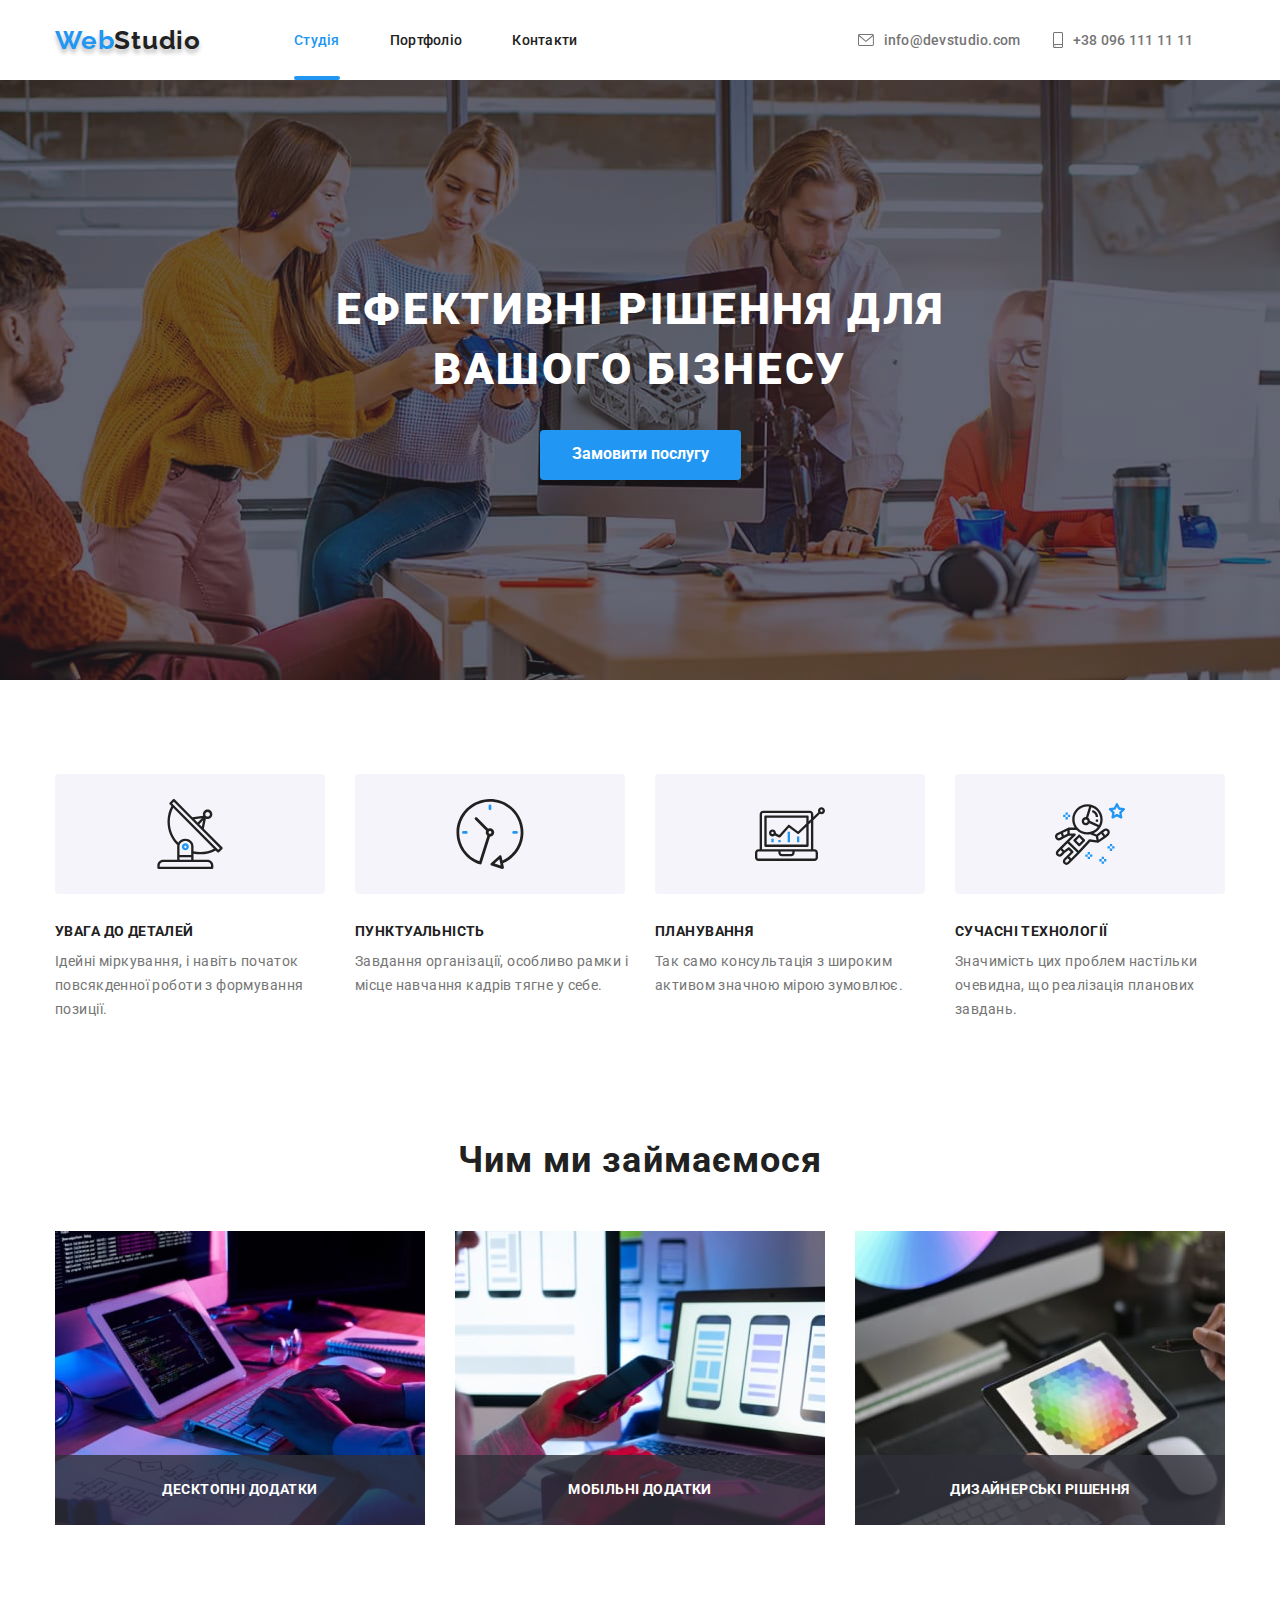
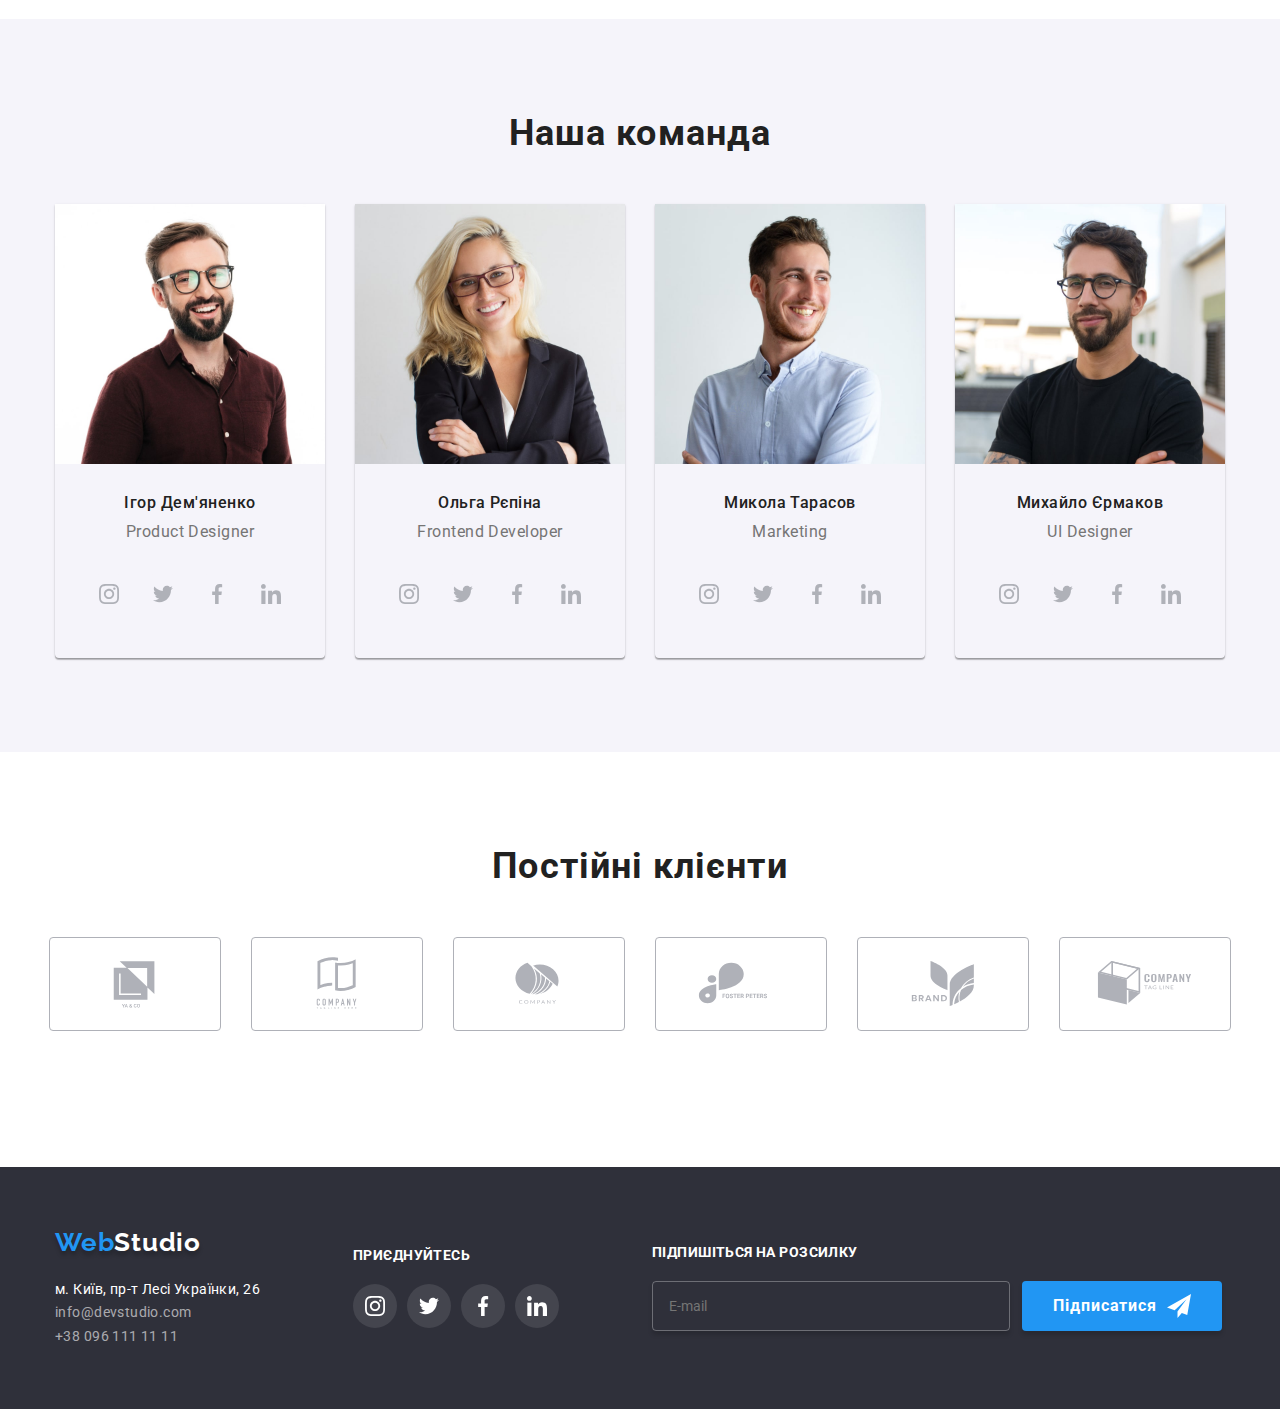
<file: index.html>
<!DOCTYPE html>
<html lang="uk">
  <head>
    <meta charset="UTF-8" />
    <meta http-equiv="X-UA-Compatible" content="IE=edge" />
    <meta name="viewport" content="width=device-width, initial-scale=1.0" />
    <title>Web Studio</title>
    <link
      rel="stylesheet"
      href="https://cdnjs.cloudflare.com/ajax/libs/modern-normalize/1.0.0/modern-normalize.min.css"
    />
    <link rel="preconnect" href="https://fonts.googleapis.com" />
    <link rel="preconnect" href="https://fonts.gstatic.com" crossorigin />
    <link
      href="https://fonts.googleapis.com/css2?family=Montserrat:wght@400;700&family=Raleway:wght@700&family=Roboto:wght@400;500;700;900&display=swap"
      rel="stylesheet"
    />
    <link rel="stylesheet" href="./css/styles.css" />
  </head>
  <body class="body">
    <!--Header-->
    <header class="page-header">
      <div class="header-container container">
        <nav class="header-nav">
          <a href="index.html" class="logo logo-header">
            <span class="logo-web">Web</span>Studio
          </a>
          <ul class="nav-list">
            <li class="nav-item">
              <a href="./index.html" class="nav-link nav-link-active">Студія</a>
            </li>
            <li class="nav-item">
              <a href="./potfolio.html" class="nav-link">Портфоліо</a>
            </li>
            <li class="nav-item"><a href="" class="nav-link">Контакти</a></li>
          </ul>
          <ul class="contacts-list">
            <li class="contacts-item">
              <a href="mailto:info@devstudio.com" class="contacts-link"
                ><svg class="contacts-icon" width="16" height="12">
                  <use href="./images/symbol-defs.svg#icon-mail"></use></svg
                >info@devstudio.com</a
              >
            </li>
            <li>
              <a href="tel:+380961111111" class="contacts-link">
                <svg class="contacts-icon" width="10" height="16">
                  <use href="./images/symbol-defs.svg#icon-smartphone"></use></svg
                >+38 096 111 11 11</a
              >
            </li>
          </ul>
        </nav>
      </div>
    </header>
    <main>
      <!--Hero-->
      <section class="hero">
        <div class="container">
          <h1 class="hero-title">Ефективні рішення для вашого бізнесу</h1>
          <p>
            <button type="button" class="btn-header" data-modal-open>Замовити послугу</button>
          </p>
        </div>
      </section>
      <!--Benefits-->
      <section class="benefits">
        <div class="benefits-container container">
          <h2 class="visually-hidden">Переваги</h2>
          <ul class="benefits-list">
            <li class="benefits-item">
              <div class="benefits-thumb">
                <svg class="benefits-icon" width="70" height="70">
                  <use href="./images/symbol-defs.svg#icon-antenna"></use>
                </svg>
              </div>
              <h3 class="benefits-title">УВАГА ДО ДЕТАЛЕЙ</h3>
              <p class="benefits-text">
                Ідейні міркування, і навіть початок повсякденної роботи з формування позиції.
              </p>
            </li>
          </ul>
          <ul>
            <li class="benefits-item">
              <div class="benefits-thumb">
                <svg class="benefits-icon" width="70" height="70">
                  <use href="./images/symbol-defs.svg#icon-clock"></use>
                </svg>
              </div>
              <h3 class="benefits-title">ПУНКТУАЛЬНІСТЬ</h3>
              <p class="benefits-text">
                Завдання організації, особливо рамки і місце навчання кадрів тягне у себе.
              </p>
            </li>
          </ul>
          <ul>
            <li class="benefits-item">
              <div class="benefits-thumb">
                <svg class="benefits-icon" width="70" height="70">
                  <use href="./images/symbol-defs.svg#icon-diagram"></use>
                </svg>
              </div>
              <h3 class="benefits-title">ПЛАНУВАННЯ</h3>
              <p class="benefits-text">
                Так само консультація з широким активом значною мірою зумовлює.
              </p>
            </li>
          </ul>
          <ul>
            <li class="benefits-item">
              <div class="benefits-thumb">
                <svg class="benefits-icon" width="70" height="70">
                  <use href="./images/symbol-defs.svg#icon-astronaut"></use>
                </svg>
              </div>
              <h3 class="benefits-title">СУЧАСНІ ТЕХНОЛОГІЇ</h3>
              <p class="benefits-text">
                Значимість цих проблем настільки очевидна, що реалізація планових завдань.
              </p>
            </li>
          </ul>
        </div>
      </section>
      <!-- Services -->
      <section class="services">
        <div class="container">
          <h2 class="services-title">Чим ми займаємося</h2>
          <ul class="services-list">
            <li class="services-item">
              <img
                class="services-img"
                src="./images/note.jpg"
                alt="програмування"
                width="294"
                height="370"
              />
              <p class="services-text">Десктопні додатки</p>
            </li>
            <li class="services-item">
              <img
                class="services-img"
                src="./images/phone.jpg"
                alt="розробка"
                width="294"
                height="370"
              />
              <p class="services-text">Мобільні додатки</p>
            </li>
            <li class="services-item">
              <img
                class="services-img"
                src="./images/ipad.jpg"
                alt="дизайн"
                width="294"
                height="370"
              />
              <p class="services-text">Дизайнерські рішення</p>
            </li>
          </ul>
        </div>
      </section>
      <!-- Team -->
      <section class="team">
        <div class="team-container container">
          <h2 class="team-title">Наша команда</h2>
          <ul class="team-list">
            <li class="team-item">
              <img
                class="team-img"
                src="./images/igor.jpg"
                alt="Ігор Дем'яненко"
                width="270"
                height="260"
              />
              <h3 class="team-item-title">Ігор Дем'яненко</h3>
              <p class="team-text" lang="en">Product Designer</p>
              <ul class="soc-list">
                <li class="soc-item">
                  <a class="soc-link" href="">
                    <svg class="soc-icon" width="20" height="20">
                      <use href="./images/symbol-defs.svg#icon-instagram"></use>
                    </svg>
                  </a>
                </li>
                <li class="soc-item">
                  <a class="soc-link" href="">
                    <svg class="soc-icon" width="20" height="20">
                      <use href="./images/symbol-defs.svg#icon-twitter"></use>
                    </svg>
                  </a>
                </li>
                <li class="soc-item">
                  <a class="soc-link" href="">
                    <svg class="soc-icon" width="20" height="20">
                      <use href="./images/symbol-defs.svg#icon-facebook"></use>
                    </svg>
                  </a>
                </li>
                <li class="soc-item">
                  <a class="soc-link" href="">
                    <svg class="soc-icon" width="20" height="20">
                      <use href="./images/symbol-defs.svg#icon-linkedin"></use>
                    </svg>
                  </a>
                </li>
              </ul>
            </li>
            <li class="team-item">
              <img
                class="team-img"
                src="./images/olga.jpg"
                alt="Ольга Рєпіна"
                width="270"
                height="260"
              />
              <h3 class="team-item-title">Ольга Рєпіна</h3>
              <p class="team-text" lang="en">Frontend Developer</p>
              <ul class="soc-list">
                <li class="soc-item">
                  <a class="soc-link" href="">
                    <svg class="soc-icon" width="20" height="20">
                      <use href="./images/symbol-defs.svg#icon-instagram"></use>
                    </svg>
                  </a>
                </li>
                <li class="soc-item">
                  <a class="soc-link" href="">
                    <svg class="soc-icon" width="20" height="20">
                      <use href="./images/symbol-defs.svg#icon-twitter"></use>
                    </svg>
                  </a>
                </li>
                <li class="soc-item">
                  <a class="soc-link" href="">
                    <svg class="soc-icon" width="20" height="20">
                      <use href="./images/symbol-defs.svg#icon-facebook"></use>
                    </svg>
                  </a>
                </li>
                <li class="soc-item">
                  <a class="soc-link" href="">
                    <svg class="soc-icon" width="20" height="20">
                      <use href="./images/symbol-defs.svg#icon-linkedin"></use>
                    </svg>
                  </a>
                </li>
              </ul>
            </li>
            <li class="team-item">
              <img
                class="team-img"
                src="./images/mykola.jpg"
                alt="Микола Тарасов"
                width="270"
                height="260"
              />
              <h3 class="team-item-title">Микола Тарасов</h3>
              <p class="team-text" lang="en">Marketing</p>
              <ul class="soc-list">
                <li class="soc-item">
                  <a class="soc-link" href="">
                    <svg class="soc-icon" width="20" height="20">
                      <use href="./images/symbol-defs.svg#icon-instagram"></use>
                    </svg>
                  </a>
                </li>
                <li class="soc-item">
                  <a class="soc-link" href="">
                    <svg class="soc-icon" width="20" height="20">
                      <use href="./images/symbol-defs.svg#icon-twitter"></use>
                    </svg>
                  </a>
                </li>
                <li class="soc-item">
                  <a class="soc-link" href="">
                    <svg class="soc-icon" width="20" height="20">
                      <use href="./images/symbol-defs.svg#icon-facebook"></use>
                    </svg>
                  </a>
                </li>
                <li class="soc-item">
                  <a class="soc-link" href="">
                    <svg class="soc-icon" width="20" height="20">
                      <use href="./images/symbol-defs.svg#icon-linkedin"></use>
                    </svg>
                  </a>
                </li>
              </ul>
            </li>
            <li class="team-item">
              <img
                class="team-img"
                src="./images/mykhaylo.jpg"
                alt="Михайло Єрмаков"
                width="270"
                height="260"
              />
              <h3 class="team-item-title">Михайло Єрмаков</h3>
              <p class="team-text" lang="en">UI Designer</p>
              <ul class="soc-list">
                <li class="soc-item">
                  <a class="soc-link" href="">
                    <svg class="soc-icon" width="20" height="20">
                      <use href="./images/symbol-defs.svg#icon-instagram"></use>
                    </svg>
                  </a>
                </li>
                <li class="soc-item">
                  <a class="soc-link" href="">
                    <svg class="soc-icon" width="20" height="20">
                      <use href="./images/symbol-defs.svg#icon-twitter"></use>
                    </svg>
                  </a>
                </li>
                <li class="soc-item">
                  <a class="soc-link" href="">
                    <svg class="soc-icon" width="20" height="20">
                      <use href="./images/symbol-defs.svg#icon-facebook"></use>
                    </svg>
                  </a>
                </li>
                <li class="soc-item">
                  <a class="soc-link" href="">
                    <svg class="soc-icon" width="20" height="20">
                      <use href="./images/symbol-defs.svg#icon-linkedin"></use>
                    </svg>
                  </a>
                </li>
              </ul>
            </li>
          </ul>
        </div>
      </section>
      <!-- Clients -->
      <section class="clients">
        <div>
          <h1 class="clients-title">Постійні клієнти</h1>
          <ul class="clients-list">
            <li class="clients-item">
              <a class="clients-link" href="">
                <svg class="clients-icon" width="106" height="60">
                  <use href="./images/symbol-defs.svg#icon-ya-co"></use>
                </svg>
              </a>
            </li>
            <li class="clients-item">
              <a class="clients-link" href="">
                <svg class="clients-icon" width="106" height="60">
                  <use href="./images/symbol-defs.svg#icon-tag-line-here"></use>
                </svg>
              </a>
            </li>
            <li class="clients-item">
              <a class="clients-link" href="">
                <svg class="clients-icon" width="106" height="60">
                  <use href="./images/symbol-defs.svg#icon-company-2"></use>
                </svg>
              </a>
            </li>
            <li class="clients-item">
              <a class="clients-link" href="">
                <svg class="clients-icon" width="106" height="60">
                  <use href="./images/symbol-defs.svg#icon-foster-peters"></use>
                </svg>
              </a>
            </li>
            <li class="clients-item">
              <a class="clients-link" href="">
                <svg class="clients-icon" width="106" height="60">
                  <use href="./images/symbol-defs.svg#icon-brand"></use>
                </svg>
              </a>
            </li>
            <li class="clients-item">
              <a class="clients-link" href="">
                <svg class="clients-icon" width="106" height="60">
                  <use href="./images/symbol-defs.svg#icon-tag-line-2"></use>
                </svg>
              </a>
            </li>
          </ul>
        </div>
      </section>
    </main>
    <footer class="footer">
      <div class="footer-container container">
        <div class="footer-contacts">
          <a href="/index.html" class="logo logo-white"><span class="logo-web">Web</span>Studio</a>
          <ul class="address-list">
            <address>
              <li class="address-item">
                <a
                  class="address-link"
                  href="https://goo.gl/maps/9kzKoi3D4WwFBMDS8"
                  target="_blank"
                  rel="noopener noreferrer"
                >
                  м. Київ, пр-т Лесі Українки, 26</a
                >
              </li>
              <li class="address-item">
                <p>
                  <a class="address-contacts-link" href="mailto:info@devstudio.com"
                    >info@devstudio.com</a
                  >
                </p>
              </li>
              <li class="address-item">
                <p>
                  <a class="address-contacts-link" href="tel:+380961111111">+38 096 111 11 11</a>
                </p>
              </li>
            </address>
          </ul>
        </div>
        <div class="footer-soc">
          <h2 class="footer-soc-title">Приєднуйтесь</h2>
          <ul class="footer-soc-list">
            <li class="footer-soc-item">
              <a class="footer-soc-link" href="">
                <svg class="footer-soc-icon" width="20" height="20">
                  <use href="./images/symbol-defs.svg#icon-instagram"></use>
                </svg>
              </a>
            </li>
            <li class="footer-soc-item">
              <a class="footer-soc-link" href="">
                <svg class="footer-soc-icon" width="20" height="20">
                  <use href="./images/symbol-defs.svg#icon-twitter"></use>
                </svg>
              </a>
            </li>
            <li class="footer-soc-item">
              <a class="footer-soc-link" href="">
                <svg class="footer-soc-icon" width="20" height="20">
                  <use href="./images/symbol-defs.svg#icon-facebook"></use>
                </svg>
              </a>
            </li>
            <li class="footer-soc-item">
              <a class="footer-soc-link" href="">
                <svg class="footer-soc-icon" width="20" height="20">
                  <use href="./images/symbol-defs.svg#icon-linkedin"></use>
                </svg>
              </a>
            </li>
          </ul>
        </div>
        <div class="follow">
          <strong class="follow-strong">Підпишіться на розсилку</strong>
          <form class="follow-form">
            <input
              type="email"
              class="follow-input"
              name="user-mail"
              id="user-mail"
              placeholder="E-mail"
            />
            <button class="follow-button" type="submit">
              Підписатися
              <svg class="icon-send" width="24" height="24">
                <use href="./images/symbol-defs.svg#icon-send"></use>
              </svg>
            </button>
          </form>
        </div>
      </div>
    </footer>
    <div class="backdrop is-hidden" data-modal>
      <div class="modal">
        <button type="button" class="modal-btn" data-modal-close>
          <svg class="modal-close-icon" width="18" height="18">
            <use href="./images/symbol-defs.svg#icon-close"></use>
          </svg>
        </button>
        <p class="modal-title">Залиште свої дані, ми вам передзвонимо</p>
        <form>
          <div class="modal-field">
            <label class="modal-label" for="user-name">Ім'я</label>
            <div class="input-wrap">
              <input type="text" class="modal-input" name="user-name" id="user-name" required />
              <svg class="modal-input-icon" width="18" height="18">
                <use href="./images/symbol-defs.svg#icon-name"></use>
              </svg>
            </div>
          </div>
          <div class="modal-field">
            <label class="modal-label" for="user-tel">Телефон</label>
            <div class="input-wrap">
              <input type="tel" class="modal-input" name="user-tel" id="user-tel" />
              <svg class="modal-input-icon" width="18" height="18">
                <use href="./images/symbol-defs.svg#icon-black-phone"></use>
              </svg>
            </div>
          </div>
          <div class="modal-field">
            <label class="modal-label" for="user-email">Пошта</label>
            <div class="input-wrap">
              <input type="email" class="modal-input" name="user-email" id="user-email" />
              <svg class="modal-input-icon" width="18" height="18">
                <use href="./images/symbol-defs.svg#icon-black-mail"></use>
              </svg>
            </div>
          </div>
          <div class="modal-field">
            <label class="modal-label" for="user-text">Коментар</label>
            <textarea
              name="user-text"
              id="user-text"
              class="modal-comment"
              placeholder="Введіть текст"
            ></textarea>
          </div>
          <div class="modal-field">
            <input
              type="checkbox"
              class="input-check visually-hidden"
              name="privacy"
              value="true"
              id="privacy"
            />
            <label for="privacy" class="check-text">
              <span>
                <svg class="check-icon" width="16" height="15">
                  <use href="./images/symbol-defs.svg#icon-check"></use>
                </svg>
              </span>
              Погоджуюся з розсилкою та приймаю &nbsp;
              <a class="check-link" href="#">Умови договору</a>
            </label>
          </div>
          <button class="form-button" type="submit">Відправити</button>
        </form>
      </div>
    </div>
    <script src="./js/modal.js"></script>
  </body>
</html>
</file>
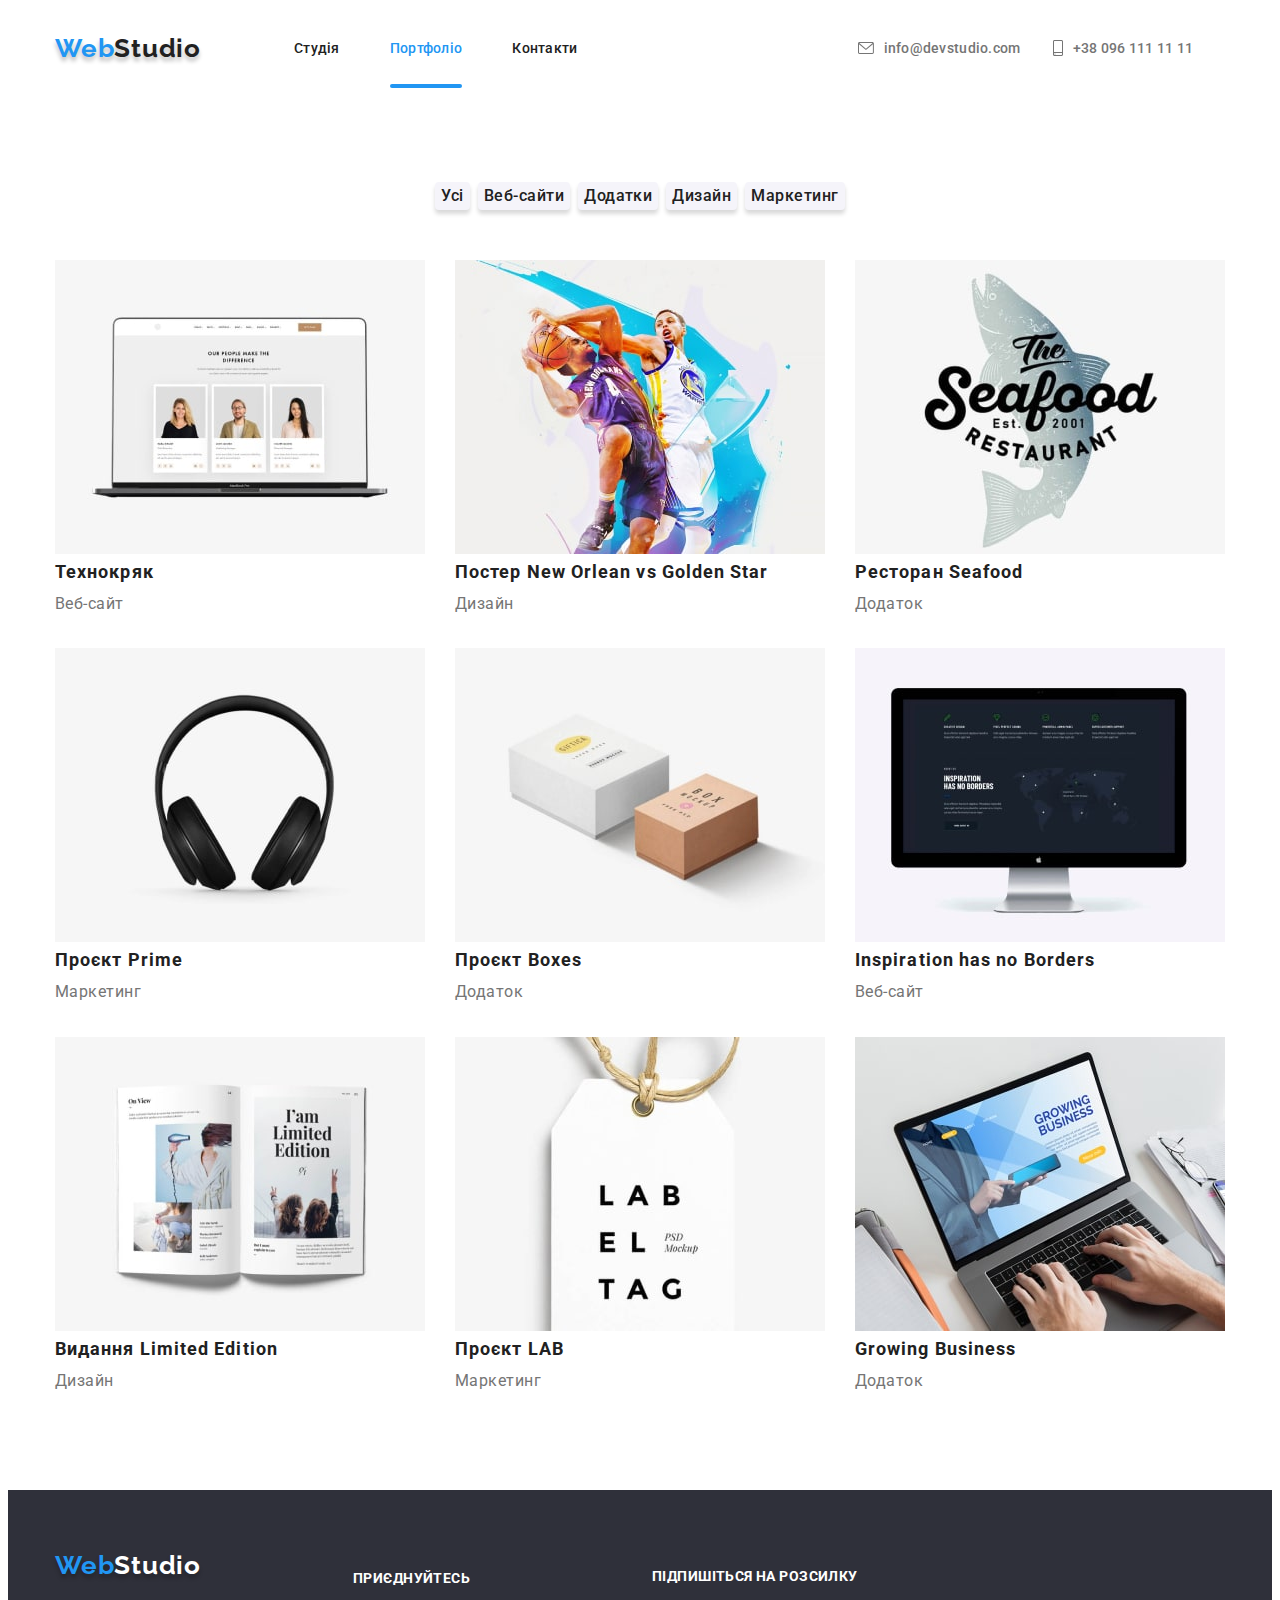
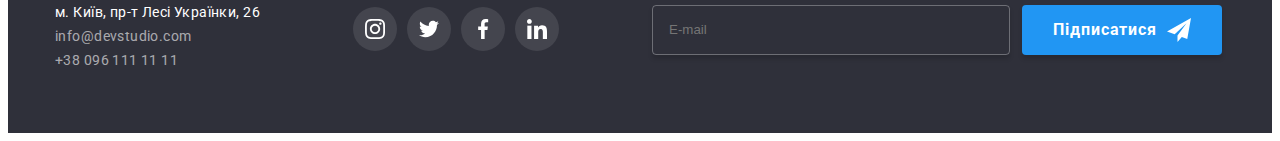
<file: potfolio.html>
<!DOCTYPE html>
<html lang="uk">
  <head>
    <meta charset="UTF-8" />
    <meta http-equiv="X-UA-Compatible" content="IE=edge" />
    <meta name="viewport" content="width=device-width, initial-scale=1.0" />
    <title>Portfolio</title>
    <link rel="preconnect" href="https://fonts.googleapis.com" />
    <link rel="preconnect" href="https://fonts.gstatic.com" crossorigin />
    <link
      href="https://fonts.googleapis.com/css2?family=Montserrat:wght@400;700&family=Raleway:wght@700&family=Roboto:wght@400;500;700;900&display=swap"
      rel="stylesheet"
    />
    <link rel="stylesheet" href="./css/styles.css" />
  </head>
  <body class="body">
    <header class="page-header">
      <div class="header-container container">
        <nav class="header-nav">
          <a href="index.html" class="logo logo-header">
            <span class="logo-web">Web</span>Studio
          </a>
          <ul class="nav-list">
            <li class="nav-item"><a href="./index.html" class="nav-link">Студія</a></li>
            <li class="nav-item">
              <a href="./potfolio.html" class="nav-link nav-link-active">Портфоліо</a>
            </li>
            <li class="nav-item"><a href="" class="nav-link">Контакти</a></li>
          </ul>
          <ul class="contacts-list">
            <li class="contacts-item">
              <a href="mailto:info@devstudio.com" class="contacts-link"
                ><svg class="contacts-icon" width="16" height="12">
                  <use href="./images/symbol-defs.svg#icon-mail"></use></svg
                >info@devstudio.com</a
              >
            </li>
            <li>
              <a href="tel:+380961111111" class="contacts-link">
                <svg class="contacts-icon" width="10" height="16">
                  <use href="./images/symbol-defs.svg#icon-smartphone"></use></svg
                >+38 096 111 11 11</a
              >
            </li>
          </ul>
        </nav>
      </div>
    </header>
    <main>
      <section>
        <div class="container">
          <h1 class="visually-hidden">Наші проекти</h1>
          <ul class="btn-list">
            <li>
              <button type="button" class="btn-second">Усі</button>
            </li>
            <li>
              <button type="button" class="btn-second">Веб-сайти</button>
            </li>
            <li>
              <button type="button" class="btn-second">Додатки</button>
            </li>
            <li>
              <button type="button" class="btn-second">Дизайн</button>
            </li>
            <li>
              <button type="button" class="btn-second">Маркетинг</button>
            </li>
          </ul>
          <ul class="project-list">
            <li class="projects-item">
              <div class="projects-item-wrap">
                <img src="./images/techno.jpg" alt="проект 1" width="370" height="294" />
                <div class="projects-item-overlay">
                  <p>
                    Ресурс пропонує комплексні пропозиції з різним рівнем функціоналу та сервісів.
                    Все це дозволить відвідувачу отримати вичерпні відомості про компанію чи
                    приватну особу.
                  </p>
                </div>
              </div>
              <h2 class="project-title">Технокряк</h2>
              <p class="project-text">Веб-сайт</p>
            </li>
            <li class="projects-item">
              <div class="projects-item-wrap">
                <img src="./images/new-orlean.jpg" alt="постер" width="370" height="294" />
                <div class="projects-item-overlay">
                  <p>
                    Ресурс пропонує комплексні пропозиції з різним рівнем функціоналу та сервісів.
                    Все це дозволить відвідувачу отримати вичерпні відомості про компанію чи
                    приватну особу.
                  </p>
                </div>
              </div>
              <h2 class="project-title">
                Постер New <span lang="en"></span> Orlean vs Golden Star
              </h2>
              <p class="project-text">Дизайн</p>
            </li>
            <li class="projects-item">
              <div class="projects-item-wrap">
                <img src="./images/seafood.jpg" alt="лого ресторану" width="370" height="294" />
                <div class="projects-item-overlay">
                  <p>
                    Ресурс пропонує комплексні пропозиції з різним рівнем функціоналу та сервісів.
                    Все це дозволить відвідувачу отримати вичерпні відомості про компанію чи
                    приватну особу.
                  </p>
                </div>
              </div>
              <h2 class="project-title">Ресторан <span lang="en"></span> Seafood</h2>
              <p class="project-text">Додаток</p>
            </li>
            <li class="projects-item">
              <div class="projects-item-wrap">
                <img src="./images/prime.jpg" alt="фото навушників" width="370" height="294" />
                <div class="projects-item-overlay">
                  <p>
                    Ресурс пропонує комплексні пропозиції з різним рівнем функціоналу та сервісів.
                    Все це дозволить відвідувачу отримати вичерпні відомості про компанію чи
                    приватну особу.
                  </p>
                </div>
              </div>
              <h2 class="project-title">Проєкт <span lang="en"></span> Prime</h2>
              <p class="project-text">Маркетинг</p>
            </li>
            <li class="projects-item">
              <div class="projects-item-wrap">
                <img src="./images/box.jpg" alt="коробки" width="370" height="294" />
                <div class="projects-item-overlay">
                  <p>
                    Ресурс пропонує комплексні пропозиції з різним рівнем функціоналу та сервісів.
                    Все це дозволить відвідувачу отримати вичерпні відомості про компанію чи
                    приватну особу.
                  </p>
                </div>
              </div>
              <h2 class="project-title">Проєкт <span lang="en"></span> Boxes</h2>
              <p class="project-text">Додаток</p>
            </li>
            <li class="projects-item">
              <div class="projects-item-wrap">
                <img src="./images/pk.jpg" alt="комп'ютер" width="370" height="294" />
                <div class="projects-item-overlay">
                  <p>
                    Ресурс пропонує комплексні пропозиції з різним рівнем функціоналу та сервісів.
                    Все це дозволить відвідувачу отримати вичерпні відомості про компанію чи
                    приватну особу.
                  </p>
                </div>
              </div>
              <h2 class="project-title" lang="en">Inspiration has no Borders</h2>
              <p class="project-text">Веб-сайт</p>
            </li>
            <li class="projects-item">
              <div class="projects-item-wrap">
                <img src="./images/limited-edition.jpg" alt="журнал" width="370" height="294" />
                <div class="projects-item-overlay">
                  <p>
                    Ресурс пропонує комплексні пропозиції з різним рівнем функціоналу та сервісів.
                    Все це дозволить відвідувачу отримати вичерпні відомості про компанію чи
                    приватну особу.
                  </p>
                </div>
              </div>
              <h2 class="project-title">Видання <span lang="en"></span> Limited Edition</h2>
              <p class="project-text">Дизайн</p>
            </li>
            <li class="projects-item">
              <div class="projects-item-wrap">
                <img src="./images/lab.jpg" alt="бірка" width="370" height="294" />
                <div class="projects-item-overlay">
                  <p>
                    Ресурс пропонує комплексні пропозиції з різним рівнем функціоналу та сервісів.
                    Все це дозволить відвідувачу отримати вичерпні відомості про компанію чи
                    приватну особу.
                  </p>
                </div>
              </div>
              <h2 class="project-title">Проєкт <span lang="en"></span> LAB</h2>
              <p class="project-text">Маркетинг</p>
            </li>
            <li class="projects-item">
              <div class="projects-item-wrap">
                <img src="./images/note-2.jpg" alt="ноутбук" width="370" height="294" />
                <div class="projects-item-overlay">
                  <p>
                    Ресурс пропонує комплексні пропозиції з різним рівнем функціоналу та сервісів.
                    Все це дозволить відвідувачу отримати вичерпні відомості про компанію чи
                    приватну особу.
                  </p>
                </div>
              </div>
              <h2 class="project-title" lang="en">Growing Business</h2>
              <p class="project-text">Додаток</p>
            </li>
          </ul>
        </div>
      </section>
    </main>
    <footer class="footer">
      <div class="footer-container container">
        <div class="footer-contacts">
          <a href="/index.html" class="logo logo-white"><span class="logo-web">Web</span>Studio</a>
          <ul class="address-list">
            <address>
              <li class="address-item">
                <a
                  class="address-link"
                  href="https://goo.gl/maps/9kzKoi3D4WwFBMDS8"
                  target="_blank"
                  rel="noopener noreferrer"
                >
                  м. Київ, пр-т Лесі Українки, 26</a
                >
              </li>
              <li class="address-item">
                <p>
                  <a class="address-contacts-link" href="mailto:info@devstudio.com"
                    >info@devstudio.com</a
                  >
                </p>
              </li>
              <li class="address-item">
                <p>
                  <a class="address-contacts-link" href="tel:+380961111111">+38 096 111 11 11</a>
                </p>
              </li>
            </address>
          </ul>
        </div>
        <div class="footer-soc">
          <h2 class="footer-soc-title">Приєднуйтесь</h2>
          <ul class="footer-soc-list">
            <li class="footer-soc-item">
              <a class="footer-soc-link" href="">
                <svg class="footer-soc-icon" width="20" height="20">
                  <use href="./images/symbol-defs.svg#icon-instagram"></use>
                </svg>
              </a>
            </li>
            <li class="footer-soc-item">
              <a class="footer-soc-link" href="">
                <svg class="footer-soc-icon" width="20" height="20">
                  <use href="./images/symbol-defs.svg#icon-twitter"></use>
                </svg>
              </a>
            </li>
            <li class="footer-soc-item">
              <a class="footer-soc-link" href="">
                <svg class="footer-soc-icon" width="20" height="20">
                  <use href="./images/symbol-defs.svg#icon-facebook"></use>
                </svg>
              </a>
            </li>
            <li class="footer-soc-item">
              <a class="footer-soc-link" href="">
                <svg class="footer-soc-icon" width="20" height="20">
                  <use href="./images/symbol-defs.svg#icon-linkedin"></use>
                </svg>
              </a>
            </li>
          </ul>
        </div>
        <div class="follow">
          <strong class="follow-strong">Підпишіться на розсилку</strong>
          <form class="follow-form">
            <input
              type="email"
              class="follow-input"
              name="user-mail"
              id="user-mail"
              placeholder="E-mail"
            />
            <button class="follow-button" type="submit">
              Підписатися
              <svg class="icon-send" width="24" height="24">
                <use href="./images/symbol-defs.svg#icon-send"></use>
              </svg>
            </button>
          </form>
        </div>
      </div>
    </footer>
  </body>
</html>
</file>
<file: css/styles.css>
*,
*::before,
*::after {
  box-sizing: border-box;
}

:root {
  --primary-text-color: #212121;
  --accent-color: #2196f3;
  --second-text-color: #757575;
  --primary-white-color: #ffffff;
  --second-background-color: #2f303a;
  --second-white-color: #f5f4fa;
  --btn-box-shadow: rgba(0, 0, 0, 0.15);
  --for-box-shadow: 0px 2px 1px 0px rgba(0, 0, 0, 0.2), 0px 1px 1px 0px rgba(0, 0, 0, 0.14),
    0px 1px 3px 0px rgba(0, 0, 0, 0.12);
  --for-text-shadow: rgba(0, 0, 0, 0.25);
  --timing-function: cubic-bezier(0.4, 0, 0.2, 1);
  --icon-color: #afb1b8;
}

body {
  font-family: 'Roboto', sans-serif;
  font-size: 14px;
  color: var(--primary-text-color);
  background: var(--primary-white-color);
}

h1,
h2,
h3,
h4 {
  margin: 0;
}
p {
  margin: 0;
}
ul {
  margin: 0;
  padding: 0;
}

li {
  list-style: none;
  margin: 0;
  padding: 0;
}

img {
  display: block;
  max-width: 100%;
  height: auto;
}

a {
  list-style-type: none;
  text-decoration: none;
}

.visually-hidden {
  position: absolute;
  width: 1px;
  height: 1px;
  margin: -1px;
  border: 0;
  padding: 0;

  white-space: nowrap;
  clip-path: inset(100%);
  clip: rect(0 0 0 0);
  overflow: hidden;
}

.is-hidden {
  opacity: 0;
  visibility: hidden;
  pointer-events: none;
}
.container {
  width: 1200px;
  margin: 0 auto;
  padding: 0 15px;
}

/* -------------------btn-------------------- */
.btn-header {
  background-color: var(--accent-color);
  color: var(--primary-white-color);
  border: none;
  cursor: pointer;
  display: block;
  height: 50px;
  font-family: inherit;
  font-weight: 700;
  font-size: 16px;
  line-height: 1.18;
  box-shadow: 0px 4px 4px var(--btn-box-shadow);
  border-radius: 4px;
  margin-left: auto;
  margin-right: auto;
  margin-top: 30px;
  padding: 10px 32px;
  transition: background-color 250ms var(--timing-function);
}

.btn-header:hover,
.btn-header:focus {
  background-color: #188ce8;
}

.btn-second {
  background-color: var(--second-white-color);
  color: var(--primary-text-color);
  border: none;
  text-align: center;
  font-family: 'Roboto';
  font-weight: 500;
  font-style: normal;
  font-size: 16px;
  line-height: 1.6;
  letter-spacing: 0.48px;
  cursor: pointer;
  box-shadow: 0px 4px 4px var(--btn-box-shadow);
  border-radius: 4px;
  transition: color 250ms var(--timing-function), background-color 250ms var(--timing-function),
    box-shadow 250ms var(--timing-function);
}
.btn-second:hover,
.btn-second:focus {
  background-color: var(--accent-color);
  color: var(--primary-white-color);
}

.btn-list {
  display: flex;
  flex-direction: row;
  gap: 8px;
  justify-content: center;
  margin-top: 94px;
}

/* -------------------header-------------------- */
.header-nav {
  display: flex;
  align-items: center;
}
.header-container {
  display: flex;
  align-items: center;
  height: 80px;
}
.page-header {
  background-color: var(--primary-white-color);
}

/* -------------------logo-------------------- */
.logo {
  display: inline-block;
  justify-content: space-between;
  font-family: Raleway, sans-serif;
  font-weight: 700;
  font-size: 26px;
  line-height: 1.19;
  letter-spacing: 0.78px;
  text-shadow: 0px 4px 4px var(--for-text-shadow);
}

.logo-header {
  color: currentColor;
  margin-right: 93px;
  margin-left: 0;
}
.logo-web {
  color: var(--accent-color);
  text-shadow: 0px 4px 4px var(--for-text-shadow);
  letter-spacing: 0.78px;
}

.logo-white {
  color: var(--primary-white-color);
}

/* -------------------nav-------------------- */
.nav-list {
  letter-spacing: 0.02em;
  display: flex;
  flex-direction: row;
  gap: 50px;
  margin-bottom: 0px;
  /* padding-top: 32px;
  padding-bottom: 32px; */
}
.nav-item {
  flex-direction: row;
  justify-content: flex-start;
}

.nav-link {
  font-weight: 500;
  line-height: 1.17;
  letter-spacing: 0.02em;
  color: currentColor;
  transition: color 250ms var(--timing-function);
  padding-top: 32px;
  padding-bottom: 32px;
  position: relative;
}
.nav-link:hover,
.nav-link:focus {
  color: var(--accent-color);
}

.nav-link-active {
  color: var(--accent-color);
}

.nav-link-active::after {
  content: '';
  display: flex;
  width: 100%;
  height: 4px;
  background-color: var(--accent-color);
  border-radius: 2px;
  position: absolute;
  left: 0;
  bottom: 0;
}

/* -------------------contacts-------------------- */
.contacts-list {
  display: flex;
  flex-direction: row;
  align-items: center;
  justify-content: flex-end;
  gap: 32px;
  margin: 0 0 0 280px;
}
/* .contacts-item {
  flex-direction: row;
  justify-content: flex-end;
} */

.contacts-link {
  font-weight: 500;
  line-height: 1.17;
  letter-spacing: 0.02em;
  color: var(--second-text-color);
  fill: var(--second-text-color);
  padding-top: 32px;
  padding-bottom: 32px;
  display: flex;
  justify-content: center;
  align-items: center;
  transition: color 250ms var(--timing-function), fill 250ms var(--timing-function);
}

.contacts-link:hover,
.contacts-link:focus {
  color: var(--accent-color);
  fill: var(--accent-color);
}
.contacts-icon {
  margin-right: 10px;
}

/* -------------------hero-------------------- */
.hero {
  background-image: linear-gradient(rgba(47, 48, 58, 0.4), rgba(47, 48, 58, 0.4)),
    url(../images/hero-bg.jpg);
  background-repeat: no-repeat;
  background-position: center;
  background-size: cover;
  letter-spacing: 0.06em;
  text-align: center;
  padding: 200px 0;
  background-repeat: no-repeat;
  height: 600px;
  max-width: 1600px;
  background-size: cover;
  margin-left: auto;
  margin-right: auto;
  background-position: center;
}
.hero-title {
  text-align: center;
  font-family: 'Roboto';
  font-size: 44px;
  font-weight: 900;
  line-height: 1.36;
  letter-spacing: 2.64px;
  max-width: 696px;
  margin-left: auto;
  margin-right: auto;
  text-align: center;
  text-transform: uppercase;
  color: var(--primary-white-color);
}

/* -------------------benefits-------------------- */
.benefits-container {
  display: flex;
  flex-direction: row;
}

.benefits-thumb {
  background-color: var(--second-white-color);
  border-radius: 4px;
  display: flex;
  align-items: center;
  justify-content: center;
  width: 270px;
  height: 120px;
  margin: 94px 30px 30px 0;
}
.benefits-item:last-child {
  margin-right: 0;
}

.benefits-title {
  color: currentColor;
  font-family: 'Roboto';
  font-size: 14px;
  font-weight: 700;
  line-height: 1.14;
  letter-spacing: 0.42px;
  text-transform: uppercase;
  margin-bottom: 10px;
  margin-top: 30px;
}

.benefits-text {
  color: var(--second-text-color);
  font-size: 14px;
  font-family: inherit;
  line-height: 1.71;
  letter-spacing: 0.42px;
}

/* -------------------services-------------------- */
.services-list {
  display: flex;
  flex-direction: row;
  gap: 30px;
}

.services-item {
  width: calc((100% - 60px) / 3);
  position: relative;
}

.services-title {
  color: currentColor;
  text-align: center;
  font-family: inherit;
  font-size: 36px;
  font-weight: 700;
  line-height: 1.14;
  letter-spacing: 1.08px;
  margin-top: 118px;
  margin-bottom: 50px;
}

.services-img {
  display: block;
  width: 100%;
}

.services-text {
  display: flex;
  align-items: center;
  justify-content: center;
  color: var(--primary-white-color);
  text-align: center;
  font-family: 'Roboto';
  font-size: 14px;
  font-weight: 700;
  line-height: 1.14;
  letter-spacing: 0.42px;
  text-transform: uppercase;
  position: absolute;
  background: rgba(47, 48, 58, 0.8);
  width: 100%;
  height: 70px;
  margin: 0;
  bottom: 0;
}

/* -------------------team-------------------- */
.team {
  background-color: var(--second-white-color);
  padding-bottom: 94px;
  padding-top: 94px;
  margin-top: 94px;
}

.team-title {
  color: currentColor;
  text-align: center;
  font-family: inherit;
  font-size: 36px;
  font-weight: 700;
  line-height: 1.14;
  letter-spacing: 1.08px;
  margin-bottom: 50px;
}

.team-list {
  display: flex;
  flex-direction: row;
  gap: 30px;
  /* margin-bottom: 94px; */
}

.team-item {
  width: calc((100% - 90px) / 4);
  position: relative;
  box-shadow: var(--for-box-shadow);
  border-radius: 0px 0px 4px 4px;
}

.team-img {
  display: block;
  width: 100%;
}

.team-item-title {
  color: currentColor;
  text-align: center;
  font-family: inherit;
  font-size: 16px;
  font-weight: 500;
  line-height: 1.18;
  letter-spacing: 0.48px;
  margin-top: 30px;
}
.team-text {
  color: var(--second-text-color);
  text-align: center;
  font-family: inherit;
  font-size: 16px;
  line-height: 1.18;
  letter-spacing: 0.48px;
  margin-top: 10px;
  margin-bottom: 30px;
}

.soc-list {
  display: flex;
  justify-content: center;
  align-items: center;
  gap: 10px;
  margin-bottom: 42px;
}
.soc-link {
  width: 44px;
  height: 44px;
  background-color: var(--second-white-color);
  /* color: var(--soc-icon-color); */
  fill: var(--icon-color);
  border-radius: 50%;
  display: flex;
  justify-content: center;
  align-items: center;
  transition: background-color 250ms var(--timing-function), fill 250ms var(--timing-function);
}

.soc-link:hover,
.soc-link:focus {
  background-color: var(--accent-color);
  fill: var(--primary-white-color);
}
/* .soc-icon {
  fill: currentColor;
} */

/* .soc-link:hover .soc-icon,
.soc-link:focus .soc-icon {
  fill: var(--primary-white-color);
} */
/* -------------------clients-------------------- */
.clients {
  padding-bottom: 94px;
  padding-top: 94px;
}
.clients-title {
  color: currentColor;
  text-align: center;
  font-family: inherit;
  font-size: 36px;
  font-weight: 700;
  line-height: 1.14;
  letter-spacing: 1.08px;
  margin-bottom: 50px;
}
.clients-list {
  display: flex;
  justify-content: center;
  align-items: center;
  gap: 30px;
  margin-bottom: 42px;
}

.clients-item {
  border-radius: 4px;
  border: 1px solid var(--icon-color);
}
.clients-link {
  width: 170px;
  height: 92px;
  fill: var(--icon-color);
  display: flex;
  justify-content: center;
  align-items: center;
  transition: fill 250ms var(--timing-function), border 250ms var(--timing-function);
}

.clients-link:hover,
.clients-link:focus {
  border: 1px solid var(--accent-color);
  fill: var(--accent-color);
}

/* -------------------footer-------------------- */
.footer {
  background-color: var(--second-background-color);
  padding-top: 60px;
  padding-bottom: 60px;
}
.footer-container {
  display: flex;
  flex-direction: row;
  align-items: center;
  gap: 93px;
  text-align: left;
}
.footer-contacts {
  display: flex;
  flex-direction: column;
  gap: 20px;
}
/* .address-list {
  display: flex;
} */

.address-item {
  font-style: normal;
  line-height: 1.71;
  gap: 9px;
}
.address-link {
  color: var(--primary-white-color);
  font-family: inherit;
  font-size: 14px;
  font-style: normal;
  font-weight: 400;
  line-height: 1.71;
  letter-spacing: 0.42px;
  transition: color 250ms var(--timing-function);
}
.address-link:hover,
.address-link:focus {
  color: var(--accent-color);
}

.address-contacts-link {
  color: rgba(255, 255, 255, 0.6);
  font-family: inherit;
  font-size: 14px;
  font-style: normal;
  line-height: 1.71;
  letter-spacing: 0.42px;
  transition: color 250ms var(--timing-function);
}
.address-contacts-link:hover,
.address-contacts-link:focus {
  color: var(--accent-color);
}

.footer-soc {
  display: flex;
  flex-direction: column;
  align-items: baseline;
  gap: 20px;
  /* margin-top: 75px; */
  justify-content: flex-start;
}

.footer-soc-title {
  color: var(--primary-white-color);
  font-family: 'Roboto';
  font-size: 14px;
  font-weight: 700;
  line-height: 1.14;
  letter-spacing: 0.42px;
  text-transform: uppercase;
  /* display: flex;
  justify-content: flex-start; */
}
.footer-soc-list {
  display: flex;
  gap: 10px;
}
/* .footer-soc-item {
} */
.footer-soc-link {
  width: 44px;
  height: 44px;
  background-color: rgba(255, 255, 255, 0.1);
  fill: var(--primary-white-color);
  border-radius: 50%;
  display: flex;
  justify-content: center;
  align-items: center;
  transition: background-color 250ms var(--timing-function), fill 250ms var(--timing-function);
}

.footer-soc-link:hover,
.footer-soc-link:focus {
  background-color: var(--accent-color);
  fill: var(--primary-white-color);
}

/* -------------------follow-------------------- */
.follow {
}
.follow-strong {
  color: var(--primary-white-color);
  font-size: 14px;
  font-weight: 700;
  line-height: 1.14;
  letter-spacing: 0.42px;
  text-transform: uppercase;
  margin-bottom: 20px;
}
.follow-form {
  display: flex;
  align-items: center;
  justify-content: center;
  gap: 12px;
  margin-top: 20px;
}
.follow-form::placeholder {
  font-weight: 400;
  font-size: 16px;
  line-height: 1.25;
  letter-spacing: 0.03em;
  display: flex;
  align-items: center;
  color: rgba(255, 255, 255, 0.6);
}

.follow-input {
  padding: 15px 0px 15px 16px;
  width: 358px;
  height: 50px;
  border-radius: 4px;
  border: 1px solid rgba(255, 255, 255, 0.3);
  background: rgba(33, 150, 243, 0);
  box-shadow: 0px 4px 4px 0px var(--btn-box-shadow);
}

.follow-input:hover,
.follow-input:focus {
  border: 1px solid var(--accent-color);
}

.follow-button {
  display: flex;
  align-items: center;
  justify-content: center;
  padding: 10px 28px;
  min-width: 200px;
  height: 50px;
  cursor: pointer;
  border: none;
  border-radius: 4px;
  background: var(--accent-color);
  box-shadow: 0px 4px 4px 0px var(--btn-box-shadow);
  gap: 10px;
  color: var(--primary-white-color);
  text-align: center;
  font-family: 'Roboto';
  font-size: 16px;
  font-style: normal;
  font-weight: 700;
  line-height: 1.87;
  letter-spacing: 0.96px;
}

.follow-button:hover,
.follow-button:focus {
  box-shadow: 0px 4px 4px var(--btn-box-shadow);
  background-color: #188ce8;
}

.icon-send {
  justify-content: center;
  align-items: center;
}

/* -------------------backdrop-------------------- */
.backdrop {
  background-color: rgba(0, 0, 0, 0.2);
  position: fixed;
  top: 0;
  width: 100%;
  height: 100%;
  transition: opacity 250ms linear, visibility 250ms linear;
  /* transition: opacity 250ms var(--timing-function), visibility 250ms var(--timing-function); */
}

.backdrop.is-hidden .modal {
  transform: translate(-50%, -50%) scaleY(0);
}

/* -------------------modal-------------------- */

.modal {
  width: 528px;
  min-height: 581px;
  background-color: var(--primary-white-color);
  box-shadow: var(--for-box-shadow);
  padding: 40px;
  border-radius: 4px;
  position: absolute;
  top: 50%;
  left: 50%;
  transform: translate(-50%, -50%) scaleY(1);
  transition: transform 250ms linear;
}

.modal-btn {
  width: 30px;
  height: 30px;
  border: 1px solid rgba(0, 0, 0, 0.1);
  border-radius: 50%;
  background-color: transparent;
  position: absolute;
  right: 10px;
  top: 10px;
  display: flex;
  align-items: center;
  justify-content: center;
  padding: 0;
  cursor: pointer;
}

.modal-close-icon:hover,
.modal-close-icon:focus {
  fill: var(--accent-color);
}

.modal-title {
  color: var(--primary-text-color);
  text-align: center;
  font-family: 'Roboto';
  font-size: 20px;
  font-weight: 700;
  line-height: 1.15;
  letter-spacing: 0.6px;
  margin-bottom: 12px;
}
.modal-field {
  position: relative;
  margin-bottom: 10px;
}
.modal-label {
  margin-bottom: 4px;
  color: var(--second-text-color);
}
.input-wrap {
  position: relative;
}
.modal-input {
  display: block;
  width: 100%;
  height: 40px;
  border-radius: 4px;
  padding-left: 42px;
  outline: none;
  transition: border-color 250ms var(--timing-function);
  cursor: pointer;
  border: 1px solid rgba(33, 33, 33, 0.2);
}

.modal-input:hover,
.modal-input:focus {
  border: 1px solid var(--accent-color);
}
.modal-input:hover + .modal-input-icon,
.modal-input:focus + .modal-input-icon {
  fill: var(--accent-color);
}
.modal-input-icon {
  position: absolute;
  bottom: 11px;
  left: 12px;
  transition: fill 250ms var(--timing-function);
}
.modal-comment {
  position: relative;
  resize: none;
  width: 100%;
  height: 120px;
  border-radius: 4px;
  padding: 16px 12px;
  outline: none;
  transition: border-color 250ms var(--timing-function);
  cursor: pointer;
  border: 1px solid rgba(33, 33, 33, 0.2);
}
.modal-comment::placeholder {
  font-weight: 400;
  font-size: 12px;
  line-height: 1.16;
  letter-spacing: 0.01em;
  color: rgba(117, 117, 117, 0.5);
}
.modal-comment:hover,
.modal-comment:focus {
  border: 1px solid var(--accent-color);
}
.input-check {
}
.hide {
}
.check-text {
  display: flex;
  align-items: center;
  color: var(--second-text-color);

  font-size: 14px;
  line-height: 1.71;
  letter-spacing: 0.42px;
}

.check-text span {
  width: 16px;
  height: 15px;
  border: 2px solid var(--primary-text-color);
  border-radius: 2px;
  margin-right: 5px;
  margin-left: 15px;
  display: flex;
  align-items: center;
  justify-content: center;
  fill: transparent;
}

.input-check:checked + .check-text span {
  /* background-color: var(--accent-color); */
  border-color: transparent;
  fill: var(--primary-white-color);
}

.input-check:focus + .check-text span {
  background-color: var(--accent-color);
}

.check-link {
  display: flex;
  align-items: center;
  color: var(--accent-color);
  font-size: 14px;
  line-height: 1.71;
  letter-spacing: 0.42px;
  text-decoration-line: underline;
}

.form-button {
  display: block;
  cursor: pointer;
  padding: 10px 55px;
  margin: 0 auto;
  margin-bottom: 0px;
  margin-top: 30px;
  background-color: var(--accent-color);
  color: var(--primary-white-color);
  font-family: inherit;
  font-weight: 700;
  font-size: 16px;
  line-height: 1.18;
  box-shadow: 0px 4px 4px var(--btn-box-shadow);
  border-radius: 4px;
  border: none;
  transition: background-color 250ms var(--timing-function);
}

.form-button:hover,
.form-button:focus {
  background-color: #188ce8;
}
/* -------------------portfolio-------------------- */
/* -------------------project-------------------- */
.project-list {
  display: flex;
  flex-direction: row;
  flex-wrap: wrap;
  gap: 30px;
  margin-top: 50px;
  margin-bottom: 94px;
}
.projects-item {
  transition: box-shadow 250ms var(--timing-function);
}
.projects-item:hover,
.projects-item:focus {
  box-shadow: 1px 4px 6px 0px rgba(0, 0, 0, 0.16), 0px 4px 4px 0px rgba(0, 0, 0, 0.06),
    0px 1px 1px 0px rgba(0, 0, 0, 0.12);
}

.projects-item-wrap {
  overflow: hidden;
  position: relative;
}
.projects-item-overlay {
  position: absolute;
  top: 0;
  left: 0;
  width: 100%;
  height: 100%;
  transform: translateY(101%);
  transition: transform 250ms var(--timing-function);
  overflow: auto;
  padding: 63px 24px;

  background: rgba(33, 150, 243, 0.9);
  color: var(--primary-white-color);
  font-family: 'Roboto';
  font-size: 18px;
  line-height: 1.56;
  letter-spacing: 0.54px;
}

.projects-item-wrap:hover .projects-item-overlay {
  transform: translateX(0);
}
.project-title {
  color: var(--primary-text-color);
  font-family: Roboto;
  font-size: 18px;
  font-weight: 700;
  line-height: 2;
  letter-spacing: 1.08px;
}
.project-text {
  color: var(--second-text-color);
  font-family: Roboto;
  font-size: 16px;
  line-height: 1.8;
  letter-spacing: 0.48px;
}

/* -------------------benefits-------------------- */
</file>
